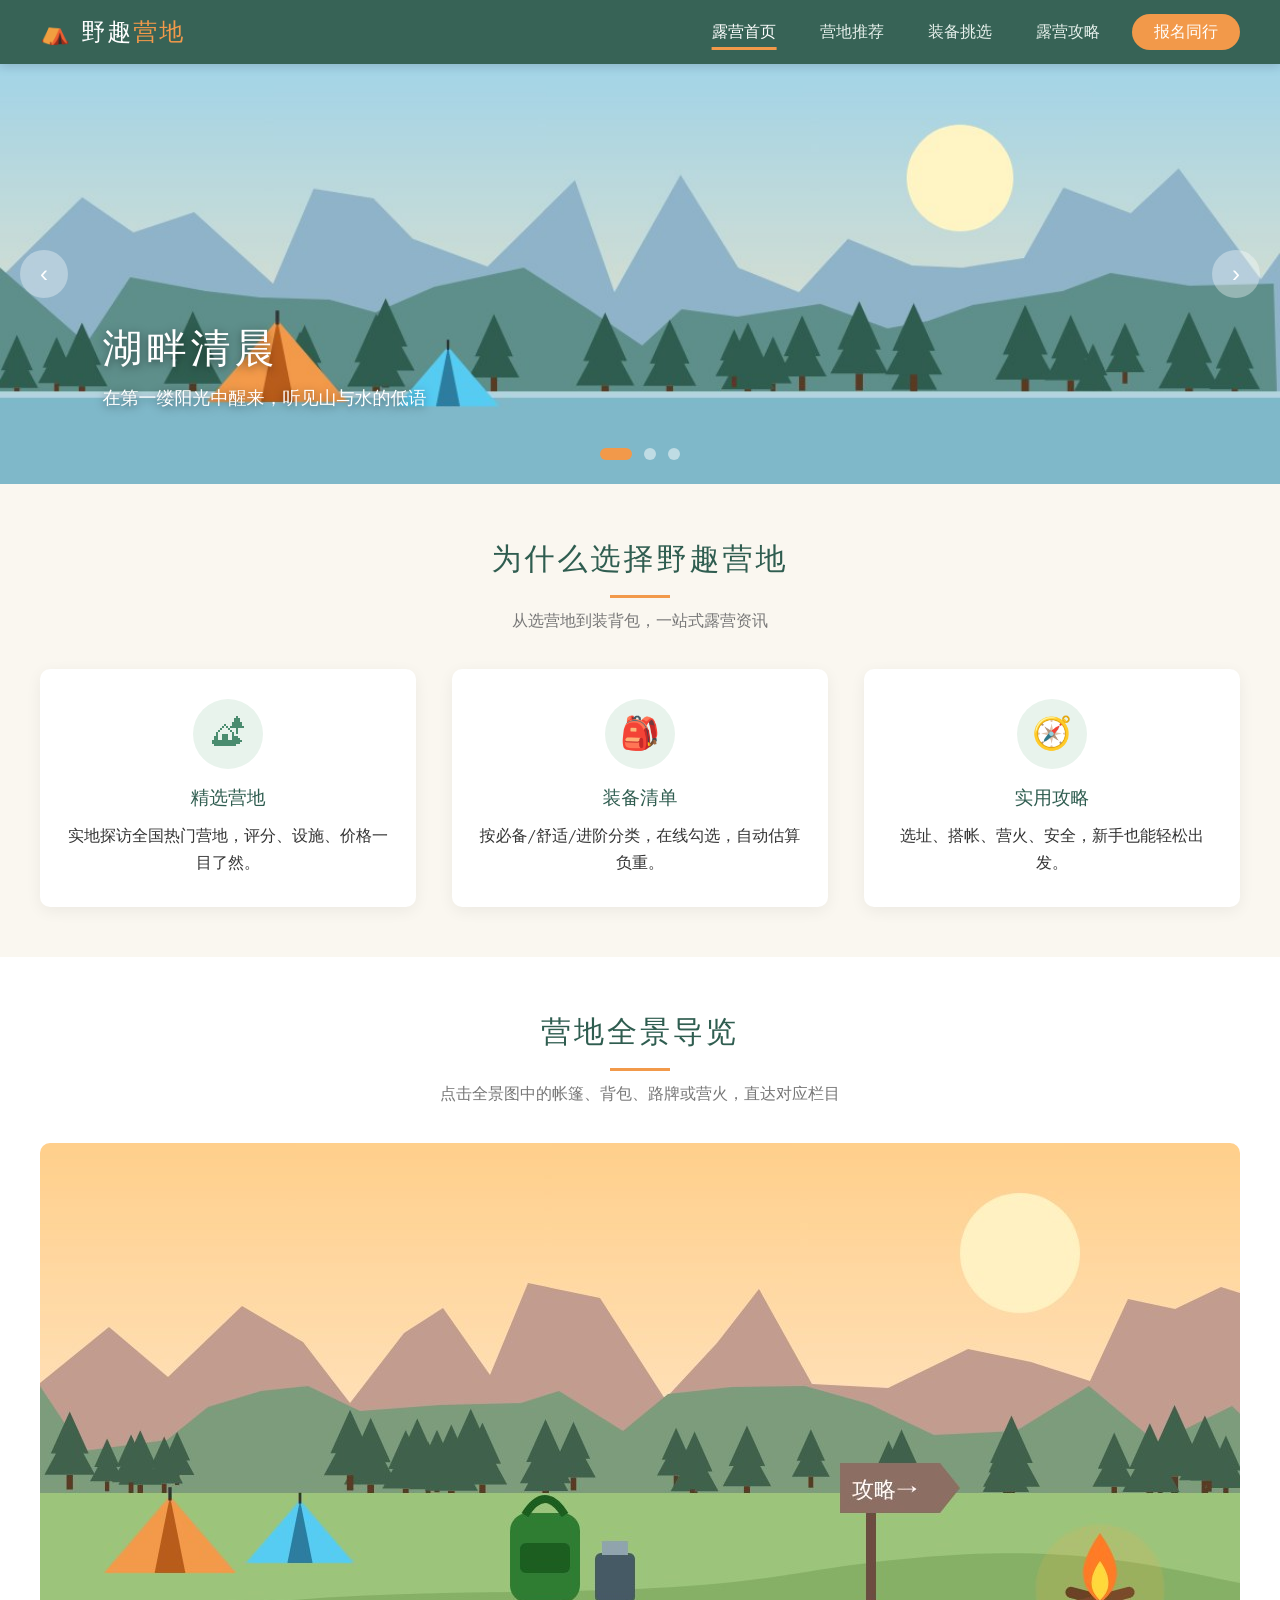
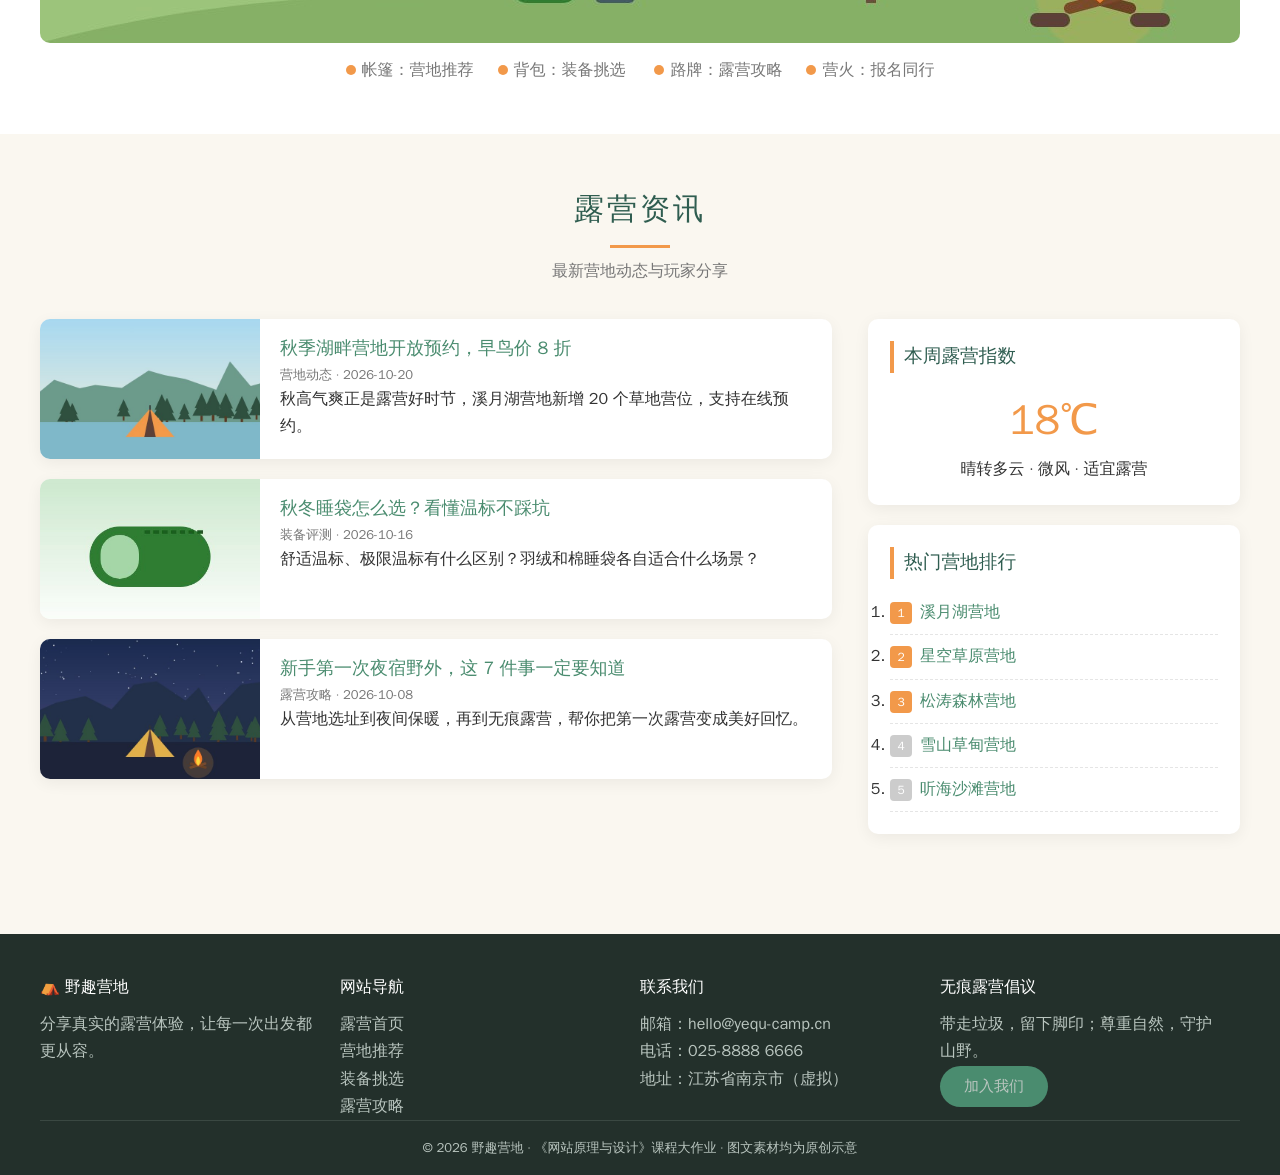
<file: 网站大作业/B23110508王烨/index.html>
<!DOCTYPE html>
<html lang="zh-CN">
<head>
  <meta charset="UTF-8">
  <meta name="viewport" content="width=device-width, initial-scale=1.0">
  <meta name="description" content="野趣营地：户外露营资讯分享网站">
  <title>露营首页 - 野趣营地</title>
  <link rel="stylesheet" href="css/style.css">
</head>
<body>
  <!-- 顶部固定导航栏 -->
  <header class="header">
    <div class="container clearfix">
      <a class="logo" href="index.html">⛺ 野趣<span>营地</span></a>
      <span class="menu-toggle">☰</span>
      <ul class="nav">
        <li><a href="index.html" class="active">露营首页</a></li>
        <li><a href="camps.html">营地推荐</a></li>
        <li><a href="gear.html">装备挑选</a></li>
        <li><a href="guide.html">露营攻略</a></li>
        <li class="btn-join"><a href="signup.html">报名同行</a></li>
      </ul>
    </div>
  </header>

  <!-- 图片轮播 -->
  <section class="slider">
    <div class="slides clearfix">
      <div class="slide">
        <img src="images/banner1.jpg" alt="清晨湖畔露营">
        <div class="caption"><h2>湖畔清晨</h2><p>在第一缕阳光中醒来，听见山与水的低语</p></div>
      </div>
      <div class="slide">
        <img src="images/banner2.jpg" alt="星空营火">
        <div class="caption"><h2>星空营火</h2><p>围炉夜话，把银河装进帐篷的天窗</p></div>
      </div>
      <div class="slide">
        <img src="images/banner3.jpg" alt="高山草甸">
        <div class="caption"><h2>高山草甸</h2><p>雪山脚下，一顶帐篷就是全世界</p></div>
      </div>
    </div>
    <button class="arrow prev" title="上一张">‹</button>
    <button class="arrow next" title="下一张">›</button>
    <div class="dots clearfix"></div>
  </section>

  <!-- 网站特色：三栏浮动 -->
  <section class="section">
    <div class="container">
      <div class="section-title"><h2>为什么选择野趣营地</h2><p>从选营地到装背包，一站式露营资讯</p></div>
      <div class="features clearfix">
        <div class="item card"><div class="icon">🏕</div><h3>精选营地</h3><p>实地探访全国热门营地，评分、设施、价格一目了然。</p></div>
        <div class="item card"><div class="icon">🎒</div><h3>装备清单</h3><p>按必备/舒适/进阶分类，在线勾选，自动估算负重。</p></div>
        <div class="item card"><div class="icon">🧭</div><h3>实用攻略</h3><p>选址、搭帐、营火、安全，新手也能轻松出发。</p></div>
      </div>
    </div>
  </section>

  <!-- 全景图 + map 热点 -->
  <section class="section" style="background:#fff">
    <div class="container">
      <div class="section-title"><h2>营地全景导览</h2><p>点击全景图中的帐篷、背包、路牌或营火，直达对应栏目</p></div>
      <div class="panorama">
        <img src="images/panorama.jpg" alt="露营全景图" usemap="#campMap" width="1200" height="500">
        <map name="campMap" id="campMap">
          <area shape="rect" coords="60,340,320,435" href="camps.html" alt="营地推荐" data-tip="🏕 帐篷区 → 营地推荐">
          <area shape="rect" coords="465,345,600,465" href="gear.html" alt="装备挑选" data-tip="🎒 背包 → 装备挑选">
          <area shape="poly" coords="800,320,900,320,920,345,900,370,836,370,836,460,824,460,824,370,800,370" href="guide.html" alt="露营攻略" data-tip="🧭 路牌 → 露营攻略">
          <area shape="circle" coords="1060,430,62" href="signup.html" alt="报名同行" data-tip="🔥 营火 → 报名同行">
        </map>
        <div class="map-tip"></div>
      </div>
      <ul class="hot-legend">
        <li><i></i>帐篷：营地推荐</li><li><i></i>背包：装备挑选</li>
        <li><i></i>路牌：露营攻略</li><li><i></i>营火：报名同行</li>
      </ul>
    </div>
  </section>

  <!-- 最新资讯：左右两栏浮动 -->
  <section class="section">
    <div class="container clearfix">
      <div class="section-title"><h2>露营资讯</h2><p>最新营地动态与玩家分享</p></div>
      <div class="news-main">
        <div class="news-item card clearfix">
          <img src="images/camp1.jpg" alt="湖畔营地">
          <div class="info">
            <h3><a href="camps.html">秋季湖畔营地开放预约，早鸟价 8 折</a></h3>
            <p class="meta">营地动态 · 2026-10-20</p>
            <p>秋高气爽正是露营好时节，溪月湖营地新增 20 个草地营位，支持在线预约。</p>
          </div>
        </div>
        <div class="news-item card clearfix">
          <img src="images/gear2.jpg" alt="睡袋">
          <div class="info">
            <h3><a href="gear.html">秋冬睡袋怎么选？看懂温标不踩坑</a></h3>
            <p class="meta">装备评测 · 2026-10-16</p>
            <p>舒适温标、极限温标有什么区别？羽绒和棉睡袋各自适合什么场景？</p>
          </div>
        </div>
        <div class="news-item card clearfix">
          <img src="images/camp2.jpg" alt="星空营地">
          <div class="info">
            <h3><a href="guide.html">新手第一次夜宿野外，这 7 件事一定要知道</a></h3>
            <p class="meta">露营攻略 · 2026-10-08</p>
            <p>从营地选址到夜间保暖，再到无痕露营，帮你把第一次露营变成美好回忆。</p>
          </div>
        </div>
      </div>
      <aside class="news-side">
        <div class="side-box card weather">
          <h3 style="text-align:left">本周露营指数</h3>
          <p class="temp">18℃</p>
          <p>晴转多云 · 微风 · 适宜露营</p>
        </div>
        <div class="side-box card">
          <h3>热门营地排行</h3>
          <ol class="rank">
            <li><span>1</span><a href="camps.html">溪月湖营地</a></li>
            <li><span>2</span><a href="camps.html">星空草原营地</a></li>
            <li><span>3</span><a href="camps.html">松涛森林营地</a></li>
            <li><span>4</span><a href="camps.html">雪山草甸营地</a></li>
            <li><span>5</span><a href="camps.html">听海沙滩营地</a></li>
          </ol>
        </div>
      </aside>
    </div>
  </section>

  <!-- 页脚 -->
  <footer class="footer">
    <div class="container clearfix">
      <div class="col">
        <h4>⛺ 野趣营地</h4>
        <p>分享真实的露营体验，让每一次出发都更从容。</p>
      </div>
      <div class="col">
        <h4>网站导航</h4>
        <ul>
          <li><a href="index.html">露营首页</a></li>
          <li><a href="camps.html">营地推荐</a></li>
          <li><a href="gear.html">装备挑选</a></li>
          <li><a href="guide.html">露营攻略</a></li>
        </ul>
      </div>
      <div class="col">
        <h4>联系我们</h4>
        <ul>
          <li>邮箱：hello@yequ-camp.cn</li>
          <li>电话：025-8888 6666</li>
          <li>地址：江苏省南京市（虚拟）</li>
        </ul>
      </div>
      <div class="col">
        <h4>无痕露营倡议</h4>
        <p>带走垃圾，留下脚印；尊重自然，守护山野。</p>
        <p><a class="btn" href="signup.html">加入我们</a></p>
      </div>
      <p class="copy">© 2026 野趣营地 · 《网站原理与设计》课程大作业 · 图文素材均为原创示意</p>
    </div>
  </footer>
  <button class="back-top" title="回到顶部">↑</button>
  <script src="js/main.js"></script>
</body>
</html>
</file>
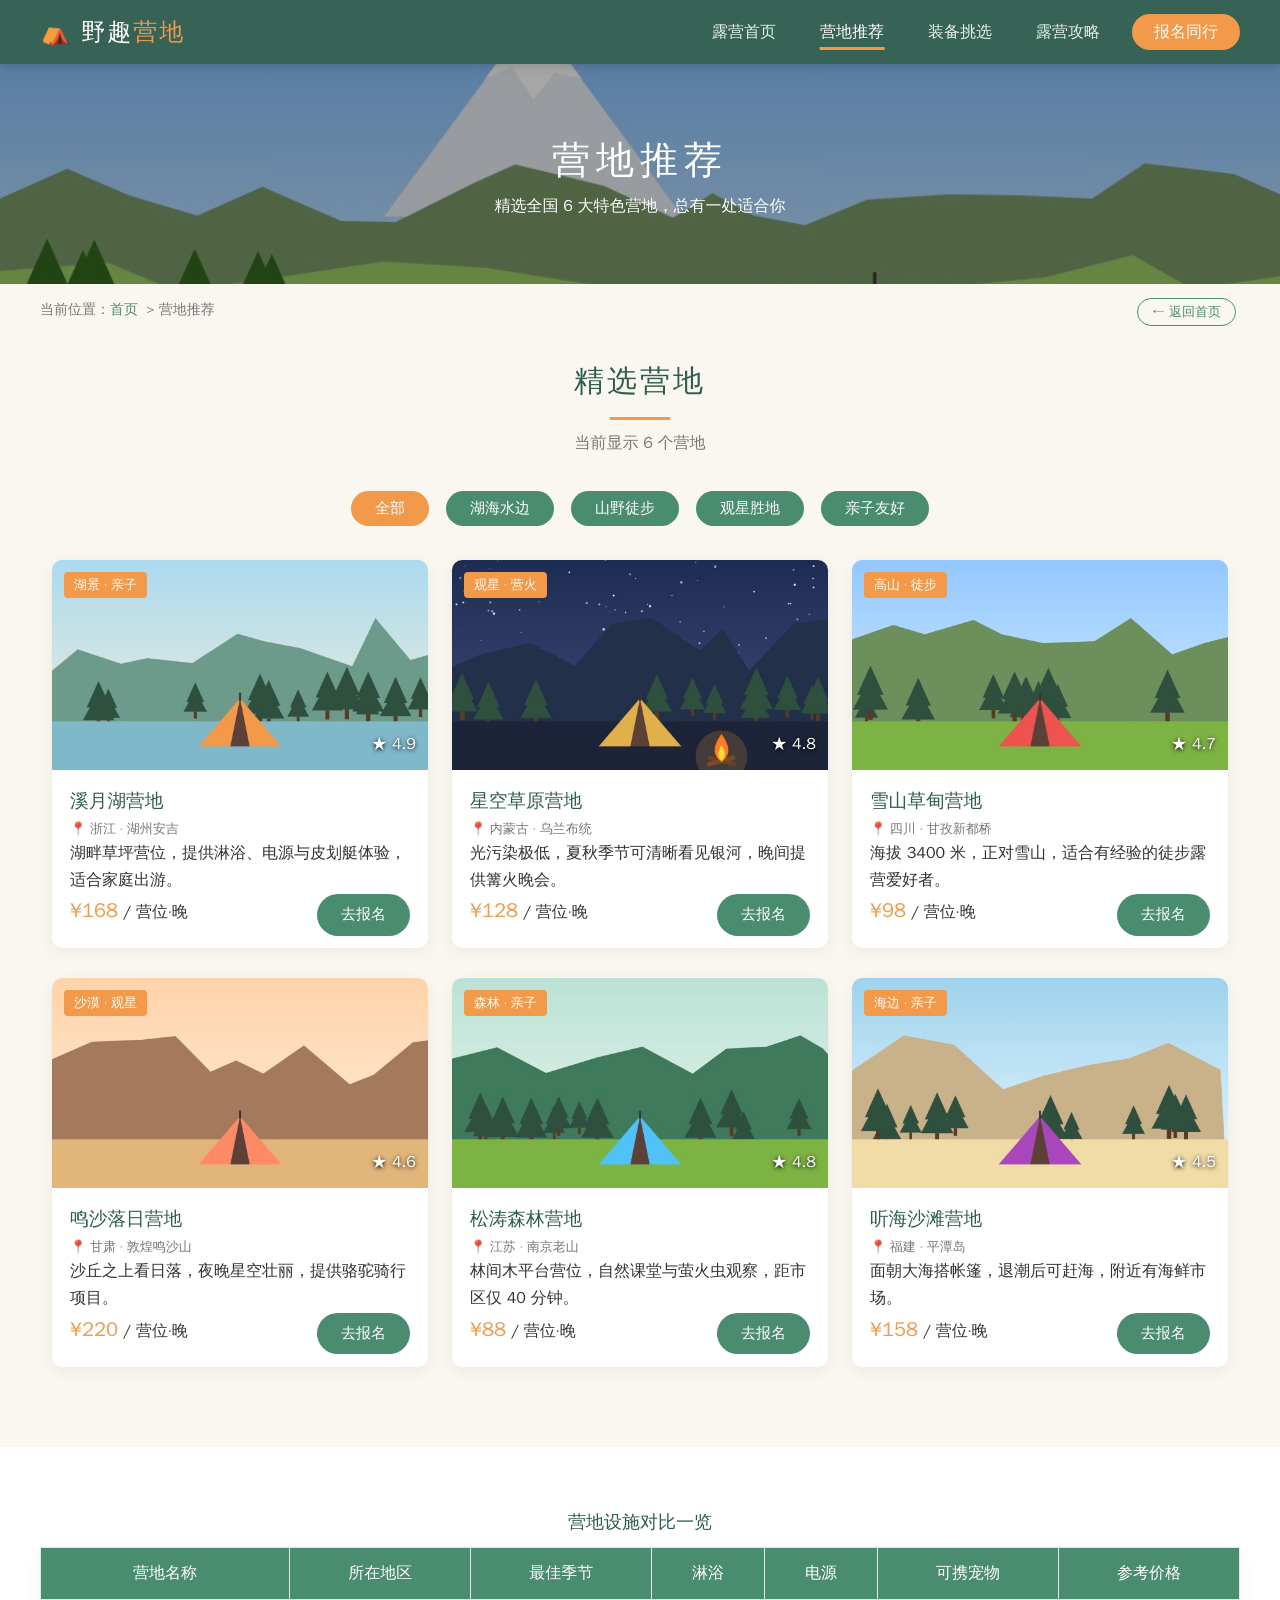
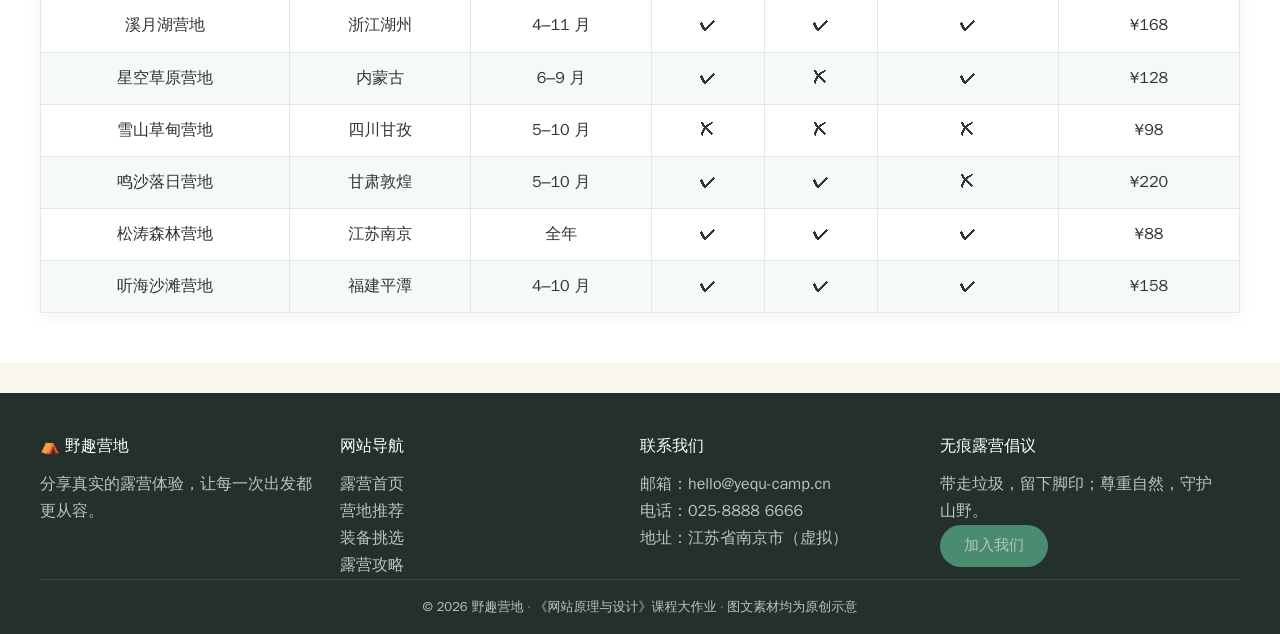
<file: 网站大作业/B23110508王烨/camps.html>
<!DOCTYPE html>
<html lang="zh-CN">
<head>
  <meta charset="UTF-8">
  <meta name="viewport" content="width=device-width, initial-scale=1.0">
  <meta name="description" content="精选全国特色露营地推荐">
  <title>营地推荐 - 野趣营地</title>
  <link rel="stylesheet" href="css/style.css">
</head>
<body>
  <!-- 顶部固定导航栏 -->
  <header class="header">
    <div class="container clearfix">
      <a class="logo" href="index.html">⛺ 野趣<span>营地</span></a>
      <span class="menu-toggle">☰</span>
      <ul class="nav">
        <li><a href="index.html">露营首页</a></li>
        <li><a href="camps.html" class="active">营地推荐</a></li>
        <li><a href="gear.html">装备挑选</a></li>
        <li><a href="guide.html">露营攻略</a></li>
        <li class="btn-join"><a href="signup.html">报名同行</a></li>
      </ul>
    </div>
  </header>

  <!-- 页面横幅 -->
  <section class="page-banner" style="background-image:url(images/banner3.jpg)">
    <div class="text">
      <h1>营地推荐</h1>
      <p>精选全国 6 大特色营地，总有一处适合你</p>
    </div>
  </section>
  <div class="container breadcrumb">
    当前位置：<a href="index.html">首页</a> &gt; 营地推荐
    <a class="btn btn-outline" style="float:right;padding:2px 14px;font-size:13px" href="index.html">← 返回首页</a>
  </div>

  <section class="section" style="padding-top:20px">
    <div class="container">
      <div class="section-title"><h2>精选营地</h2><p>当前显示 <b id="campCount">6</b> 个营地</p></div>
      <div class="filter">
        <button class="btn on" data-type="all">全部</button>
        <button class="btn" data-type="lake">湖海水边</button>
        <button class="btn" data-type="mountain">山野徒步</button>
        <button class="btn" data-type="star">观星胜地</button>
        <button class="btn" data-type="family">亲子友好</button>
      </div>
      <div class="camp-list clearfix">
        <div class="camp card" data-type="lake family">
          <div class="pic"><img src="images/camp1.jpg" alt="溪月湖营地"><span class="tag">湖景 · 亲子</span><span class="score">★ 4.9</span></div>
          <div class="body">
            <h3>溪月湖营地</h3>
            <p class="addr">📍 浙江 · 湖州安吉</p>
            <p>湖畔草坪营位，提供淋浴、电源与皮划艇体验，适合家庭出游。</p>
            <p><span class="price">¥168</span> / 营位·晚 <a class="btn" style="float:right" href="signup.html">去报名</a></p>
          </div>
        </div>
        <div class="camp card" data-type="star">
          <div class="pic"><img src="images/camp2.jpg" alt="星空草原营地"><span class="tag">观星 · 营火</span><span class="score">★ 4.8</span></div>
          <div class="body">
            <h3>星空草原营地</h3>
            <p class="addr">📍 内蒙古 · 乌兰布统</p>
            <p>光污染极低，夏秋季节可清晰看见银河，晚间提供篝火晚会。</p>
            <p><span class="price">¥128</span> / 营位·晚 <a class="btn" style="float:right" href="signup.html">去报名</a></p>
          </div>
        </div>
        <div class="camp card" data-type="mountain">
          <div class="pic"><img src="images/camp3.jpg" alt="雪山草甸营地"><span class="tag">高山 · 徒步</span><span class="score">★ 4.7</span></div>
          <div class="body">
            <h3>雪山草甸营地</h3>
            <p class="addr">📍 四川 · 甘孜新都桥</p>
            <p>海拔 3400 米，正对雪山，适合有经验的徒步露营爱好者。</p>
            <p><span class="price">¥98</span> / 营位·晚 <a class="btn" style="float:right" href="signup.html">去报名</a></p>
          </div>
        </div>
        <div class="camp card" data-type="star">
          <div class="pic"><img src="images/camp4.jpg" alt="鸣沙落日营地"><span class="tag">沙漠 · 观星</span><span class="score">★ 4.6</span></div>
          <div class="body">
            <h3>鸣沙落日营地</h3>
            <p class="addr">📍 甘肃 · 敦煌鸣沙山</p>
            <p>沙丘之上看日落，夜晚星空壮丽，提供骆驼骑行项目。</p>
            <p><span class="price">¥220</span> / 营位·晚 <a class="btn" style="float:right" href="signup.html">去报名</a></p>
          </div>
        </div>
        <div class="camp card" data-type="family mountain">
          <div class="pic"><img src="images/camp5.jpg" alt="松涛森林营地"><span class="tag">森林 · 亲子</span><span class="score">★ 4.8</span></div>
          <div class="body">
            <h3>松涛森林营地</h3>
            <p class="addr">📍 江苏 · 南京老山</p>
            <p>林间木平台营位，自然课堂与萤火虫观察，距市区仅 40 分钟。</p>
            <p><span class="price">¥88</span> / 营位·晚 <a class="btn" style="float:right" href="signup.html">去报名</a></p>
          </div>
        </div>
        <div class="camp card" data-type="lake family">
          <div class="pic"><img src="images/camp6.jpg" alt="听海沙滩营地"><span class="tag">海边 · 亲子</span><span class="score">★ 4.5</span></div>
          <div class="body">
            <h3>听海沙滩营地</h3>
            <p class="addr">📍 福建 · 平潭岛</p>
            <p>面朝大海搭帐篷，退潮后可赶海，附近有海鲜市场。</p>
            <p><span class="price">¥158</span> / 营位·晚 <a class="btn" style="float:right" href="signup.html">去报名</a></p>
          </div>
        </div>
      </div>
    </div>
  </section>

  <section class="section" style="background:#fff">
    <div class="container">
      <table class="data">
        <caption>营地设施对比一览</caption>
        <thead>
          <tr><th>营地名称</th><th>所在地区</th><th>最佳季节</th><th>淋浴</th><th>电源</th><th>可携宠物</th><th>参考价格</th></tr>
        </thead>
        <tbody>
          <tr><td>溪月湖营地</td><td>浙江湖州</td><td>4–11 月</td><td>✔</td><td>✔</td><td>✔</td><td>¥168</td></tr>
          <tr><td>星空草原营地</td><td>内蒙古</td><td>6–9 月</td><td>✔</td><td>✘</td><td>✔</td><td>¥128</td></tr>
          <tr><td>雪山草甸营地</td><td>四川甘孜</td><td>5–10 月</td><td>✘</td><td>✘</td><td>✘</td><td>¥98</td></tr>
          <tr><td>鸣沙落日营地</td><td>甘肃敦煌</td><td>5–10 月</td><td>✔</td><td>✔</td><td>✘</td><td>¥220</td></tr>
          <tr><td>松涛森林营地</td><td>江苏南京</td><td>全年</td><td>✔</td><td>✔</td><td>✔</td><td>¥88</td></tr>
          <tr><td>听海沙滩营地</td><td>福建平潭</td><td>4–10 月</td><td>✔</td><td>✔</td><td>✔</td><td>¥158</td></tr>
        </tbody>
      </table>
    </div>
  </section>

  <!-- 页脚 -->
  <footer class="footer">
    <div class="container clearfix">
      <div class="col">
        <h4>⛺ 野趣营地</h4>
        <p>分享真实的露营体验，让每一次出发都更从容。</p>
      </div>
      <div class="col">
        <h4>网站导航</h4>
        <ul>
          <li><a href="index.html">露营首页</a></li>
          <li><a href="camps.html">营地推荐</a></li>
          <li><a href="gear.html">装备挑选</a></li>
          <li><a href="guide.html">露营攻略</a></li>
        </ul>
      </div>
      <div class="col">
        <h4>联系我们</h4>
        <ul>
          <li>邮箱：hello@yequ-camp.cn</li>
          <li>电话：025-8888 6666</li>
          <li>地址：江苏省南京市（虚拟）</li>
        </ul>
      </div>
      <div class="col">
        <h4>无痕露营倡议</h4>
        <p>带走垃圾，留下脚印；尊重自然，守护山野。</p>
        <p><a class="btn" href="signup.html">加入我们</a></p>
      </div>
      <p class="copy">© 2026 野趣营地 · 《网站原理与设计》课程大作业 · 图文素材均为原创示意</p>
    </div>
  </footer>
  <button class="back-top" title="回到顶部">↑</button>
  <script src="js/main.js"></script>
</body>
</html>
</file>
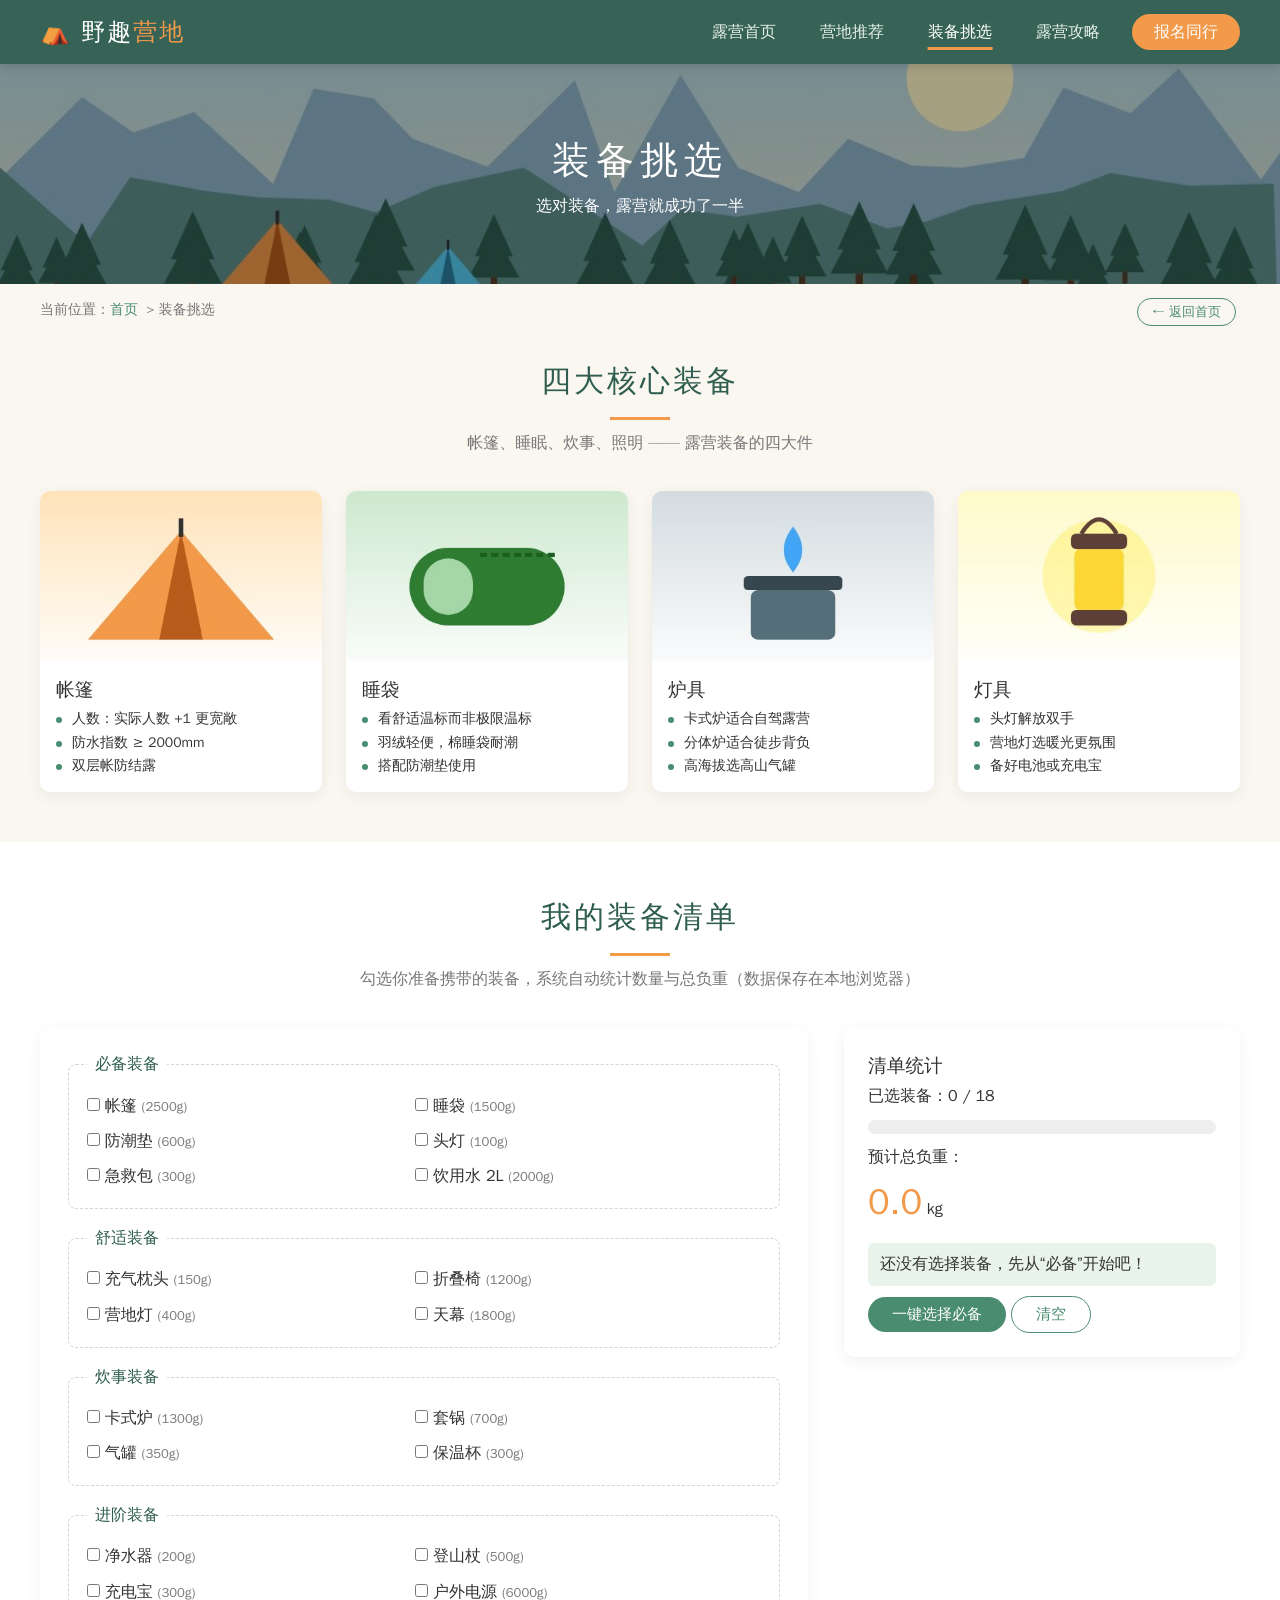
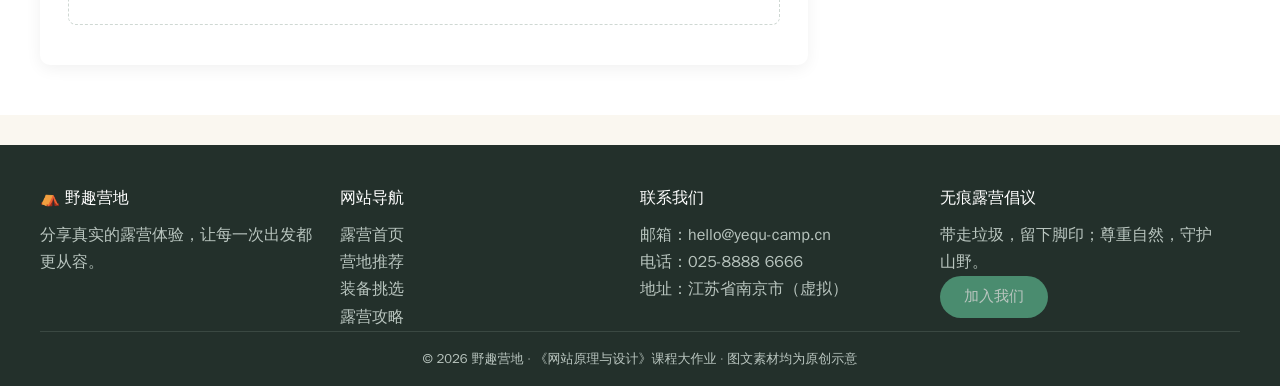
<file: 网站大作业/B23110508王烨/gear.html>
<!DOCTYPE html>
<html lang="zh-CN">
<head>
  <meta charset="UTF-8">
  <meta name="viewport" content="width=device-width, initial-scale=1.0">
  <meta name="description" content="露营装备挑选指南与在线清单">
  <title>装备挑选 - 野趣营地</title>
  <link rel="stylesheet" href="css/style.css">
</head>
<body>
  <!-- 顶部固定导航栏 -->
  <header class="header">
    <div class="container clearfix">
      <a class="logo" href="index.html">⛺ 野趣<span>营地</span></a>
      <span class="menu-toggle">☰</span>
      <ul class="nav">
        <li><a href="index.html">露营首页</a></li>
        <li><a href="camps.html">营地推荐</a></li>
        <li><a href="gear.html" class="active">装备挑选</a></li>
        <li><a href="guide.html">露营攻略</a></li>
        <li class="btn-join"><a href="signup.html">报名同行</a></li>
      </ul>
    </div>
  </header>

  <!-- 页面横幅 -->
  <section class="page-banner" style="background-image:url(images/banner1.jpg)">
    <div class="text">
      <h1>装备挑选</h1>
      <p>选对装备，露营就成功了一半</p>
    </div>
  </section>
  <div class="container breadcrumb">
    当前位置：<a href="index.html">首页</a> &gt; 装备挑选
    <a class="btn btn-outline" style="float:right;padding:2px 14px;font-size:13px" href="index.html">← 返回首页</a>
  </div>

  <section class="section" style="padding-top:20px">
    <div class="container">
      <div class="section-title"><h2>四大核心装备</h2><p>帐篷、睡眠、炊事、照明 —— 露营装备的四大件</p></div>
      <div class="gear-grid clearfix">
        <div class="g card"><img src="images/gear1.jpg" alt="帐篷"><div class="body"><h3>帐篷</h3>
          <ul><li>人数：实际人数 +1 更宽敞</li><li>防水指数 ≥ 2000mm</li><li>双层帐防结露</li></ul></div></div>
        <div class="g card"><img src="images/gear2.jpg" alt="睡袋"><div class="body"><h3>睡袋</h3>
          <ul><li>看舒适温标而非极限温标</li><li>羽绒轻便，棉睡袋耐潮</li><li>搭配防潮垫使用</li></ul></div></div>
        <div class="g card"><img src="images/gear3.jpg" alt="炉具"><div class="body"><h3>炉具</h3>
          <ul><li>卡式炉适合自驾露营</li><li>分体炉适合徒步背负</li><li>高海拔选高山气罐</li></ul></div></div>
        <div class="g card"><img src="images/gear4.jpg" alt="灯具"><div class="body"><h3>灯具</h3>
          <ul><li>头灯解放双手</li><li>营地灯选暖光更氛围</li><li>备好电池或充电宝</li></ul></div></div>
      </div>
    </div>
  </section>

  <section class="section" style="background:#fff">
    <div class="container clearfix">
      <div class="section-title"><h2>我的装备清单</h2><p>勾选你准备携带的装备，系统自动统计数量与总负重（数据保存在本地浏览器）</p></div>
      <form class="checklist card" onsubmit="return false">
        <fieldset>
          <legend>必备装备</legend>
          <label><input type="checkbox" value="帐篷" data-weight="2500" data-must="1"> 帐篷 <em>(2500g)</em></label>
          <label><input type="checkbox" value="睡袋" data-weight="1500" data-must="1"> 睡袋 <em>(1500g)</em></label>
          <label><input type="checkbox" value="防潮垫" data-weight="600" data-must="1"> 防潮垫 <em>(600g)</em></label>
          <label><input type="checkbox" value="头灯" data-weight="100" data-must="1"> 头灯 <em>(100g)</em></label>
          <label><input type="checkbox" value="急救包" data-weight="300" data-must="1"> 急救包 <em>(300g)</em></label>
          <label><input type="checkbox" value="饮用水 2L" data-weight="2000" data-must="1"> 饮用水 2L <em>(2000g)</em></label>
        </fieldset>
        <fieldset>
          <legend>舒适装备</legend>
          <label><input type="checkbox" value="充气枕头" data-weight="150" data-must="0"> 充气枕头 <em>(150g)</em></label>
          <label><input type="checkbox" value="折叠椅" data-weight="1200" data-must="0"> 折叠椅 <em>(1200g)</em></label>
          <label><input type="checkbox" value="营地灯" data-weight="400" data-must="0"> 营地灯 <em>(400g)</em></label>
          <label><input type="checkbox" value="天幕" data-weight="1800" data-must="0"> 天幕 <em>(1800g)</em></label>
        </fieldset>
        <fieldset>
          <legend>炊事装备</legend>
          <label><input type="checkbox" value="卡式炉" data-weight="1300" data-must="0"> 卡式炉 <em>(1300g)</em></label>
          <label><input type="checkbox" value="套锅" data-weight="700" data-must="0"> 套锅 <em>(700g)</em></label>
          <label><input type="checkbox" value="气罐" data-weight="350" data-must="0"> 气罐 <em>(350g)</em></label>
          <label><input type="checkbox" value="保温杯" data-weight="300" data-must="0"> 保温杯 <em>(300g)</em></label>
        </fieldset>
        <fieldset>
          <legend>进阶装备</legend>
          <label><input type="checkbox" value="净水器" data-weight="200" data-must="0"> 净水器 <em>(200g)</em></label>
          <label><input type="checkbox" value="登山杖" data-weight="500" data-must="0"> 登山杖 <em>(500g)</em></label>
          <label><input type="checkbox" value="充电宝" data-weight="300" data-must="0"> 充电宝 <em>(300g)</em></label>
          <label><input type="checkbox" value="户外电源" data-weight="6000" data-must="0"> 户外电源 <em>(6000g)</em></label>
        </fieldset>
      </form>
      <aside class="summary card">
        <h3>清单统计</h3>
        <p>已选装备：<b id="gearCount">0</b></p>
        <div class="progress"><div id="gearBar"></div></div>
        <p>预计总负重：</p>
        <p><span class="num" id="gearWeight">0.0</span> kg</p>
        <p class="level" id="gearLevel"></p>
        <button class="btn" id="gearBasic" type="button">一键选择必备</button>
        <button class="btn btn-outline" id="gearReset" type="button">清空</button>
      </aside>
    </div>
  </section>

  <!-- 页脚 -->
  <footer class="footer">
    <div class="container clearfix">
      <div class="col">
        <h4>⛺ 野趣营地</h4>
        <p>分享真实的露营体验，让每一次出发都更从容。</p>
      </div>
      <div class="col">
        <h4>网站导航</h4>
        <ul>
          <li><a href="index.html">露营首页</a></li>
          <li><a href="camps.html">营地推荐</a></li>
          <li><a href="gear.html">装备挑选</a></li>
          <li><a href="guide.html">露营攻略</a></li>
        </ul>
      </div>
      <div class="col">
        <h4>联系我们</h4>
        <ul>
          <li>邮箱：hello@yequ-camp.cn</li>
          <li>电话：025-8888 6666</li>
          <li>地址：江苏省南京市（虚拟）</li>
        </ul>
      </div>
      <div class="col">
        <h4>无痕露营倡议</h4>
        <p>带走垃圾，留下脚印；尊重自然，守护山野。</p>
        <p><a class="btn" href="signup.html">加入我们</a></p>
      </div>
      <p class="copy">© 2026 野趣营地 · 《网站原理与设计》课程大作业 · 图文素材均为原创示意</p>
    </div>
  </footer>
  <button class="back-top" title="回到顶部">↑</button>
  <script src="js/main.js"></script>
</body>
</html>
</file>
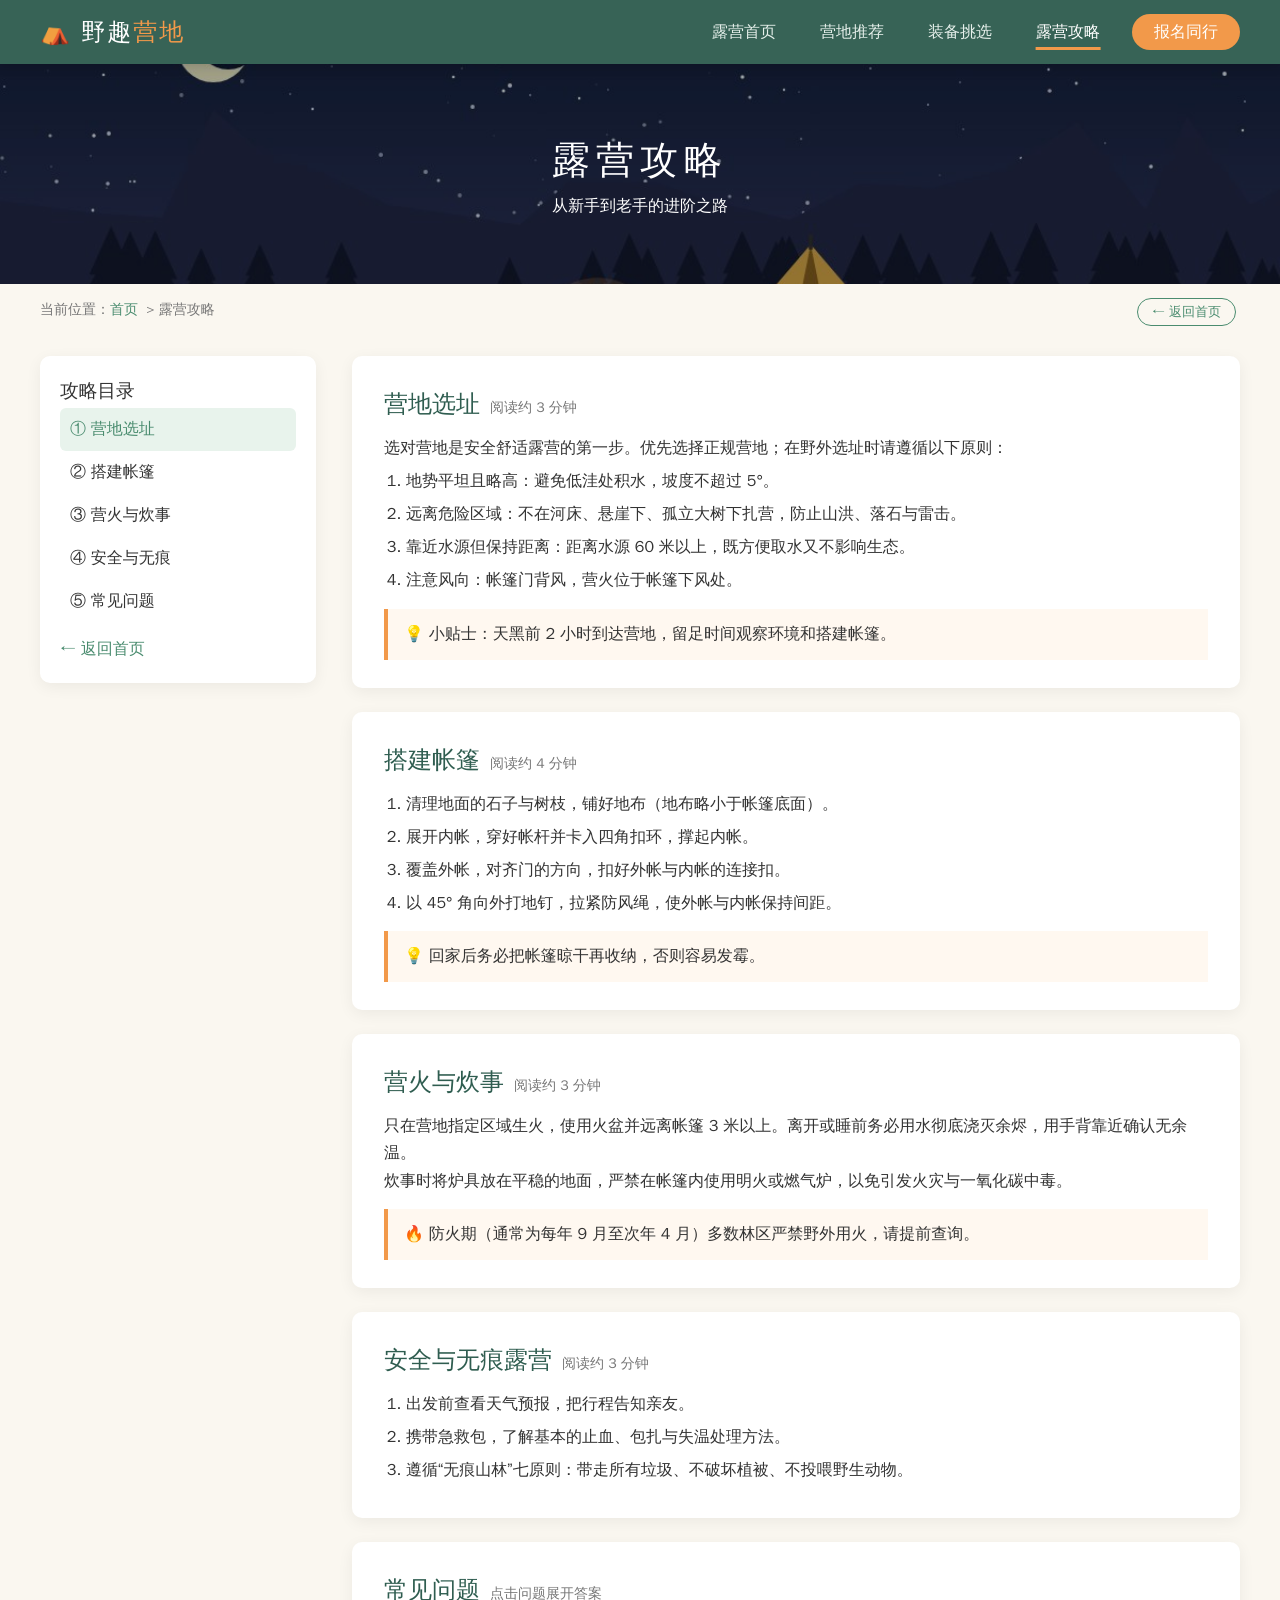
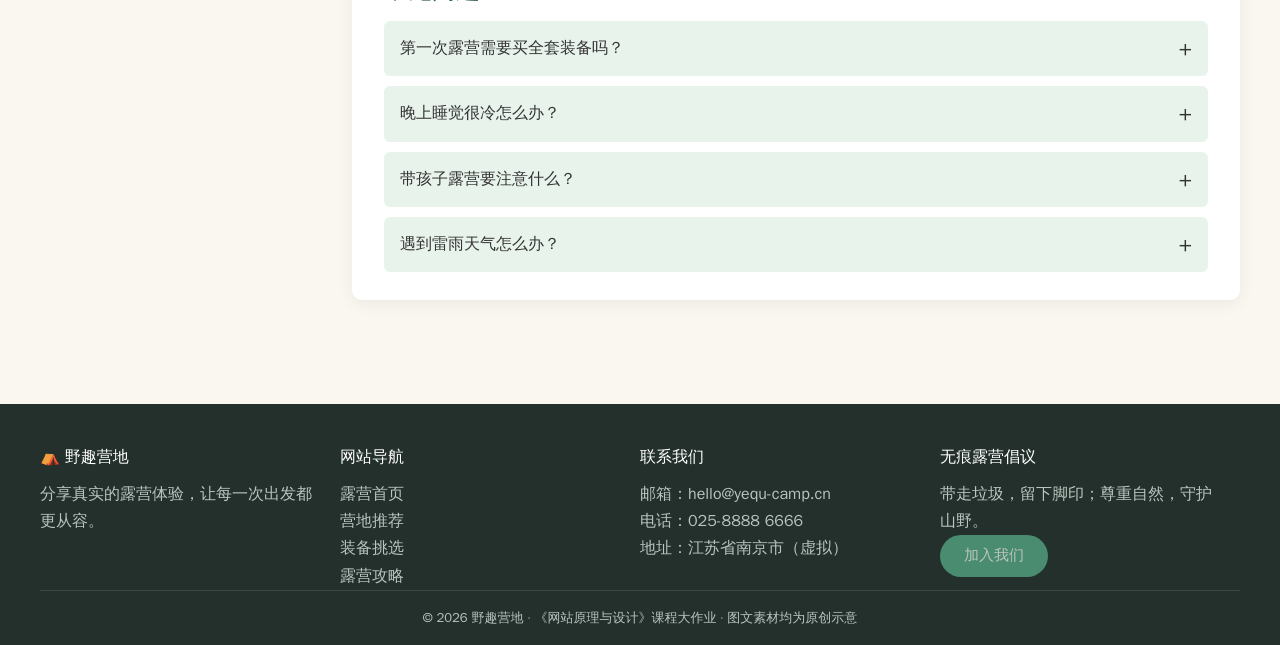
<file: 网站大作业/B23110508王烨/guide.html>
<!DOCTYPE html>
<html lang="zh-CN">
<head>
  <meta charset="UTF-8">
  <meta name="viewport" content="width=device-width, initial-scale=1.0">
  <meta name="description" content="露营新手攻略：选址、搭帐篷、营火与安全">
  <title>露营攻略 - 野趣营地</title>
  <link rel="stylesheet" href="css/style.css">
</head>
<body>
  <!-- 顶部固定导航栏 -->
  <header class="header">
    <div class="container clearfix">
      <a class="logo" href="index.html">⛺ 野趣<span>营地</span></a>
      <span class="menu-toggle">☰</span>
      <ul class="nav">
        <li><a href="index.html">露营首页</a></li>
        <li><a href="camps.html">营地推荐</a></li>
        <li><a href="gear.html">装备挑选</a></li>
        <li><a href="guide.html" class="active">露营攻略</a></li>
        <li class="btn-join"><a href="signup.html">报名同行</a></li>
      </ul>
    </div>
  </header>

  <!-- 页面横幅 -->
  <section class="page-banner" style="background-image:url(images/banner2.jpg)">
    <div class="text">
      <h1>露营攻略</h1>
      <p>从新手到老手的进阶之路</p>
    </div>
  </section>
  <div class="container breadcrumb">
    当前位置：<a href="index.html">首页</a> &gt; 露营攻略
    <a class="btn btn-outline" style="float:right;padding:2px 14px;font-size:13px" href="index.html">← 返回首页</a>
  </div>

  <section class="section" style="padding-top:20px">
    <div class="container clearfix">
      <aside class="toc card">
        <h3>攻略目录</h3>
        <ul>
          <li><a href="#site" class="on">① 营地选址</a></li>
          <li><a href="#tent">② 搭建帐篷</a></li>
          <li><a href="#fire">③ 营火与炊事</a></li>
          <li><a href="#safe">④ 安全与无痕</a></li>
          <li><a href="#faq">⑤ 常见问题</a></li>
        </ul>
        <p style="margin-top:12px"><a href="index.html">← 返回首页</a></p>
      </aside>
      <div class="articles">
        <article class="article card" id="site">
          <h2>营地选址<small>阅读约 3 分钟</small></h2>
          <p>选对营地是安全舒适露营的第一步。优先选择正规营地；在野外选址时请遵循以下原则：</p>
          <ol>
            <li><b>地势平坦且略高</b>：避免低洼处积水，坡度不超过 5°。</li>
            <li><b>远离危险区域</b>：不在河床、悬崖下、孤立大树下扎营，防止山洪、落石与雷击。</li>
            <li><b>靠近水源但保持距离</b>：距离水源 60 米以上，既方便取水又不影响生态。</li>
            <li><b>注意风向</b>：帐篷门背风，营火位于帐篷下风处。</li>
          </ol>
          <p class="tip">💡 小贴士：天黑前 2 小时到达营地，留足时间观察环境和搭建帐篷。</p>
        </article>
        <article class="article card" id="tent">
          <h2>搭建帐篷<small>阅读约 4 分钟</small></h2>
          <ol>
            <li>清理地面的石子与树枝，铺好地布（地布略小于帐篷底面）。</li>
            <li>展开内帐，穿好帐杆并卡入四角扣环，撑起内帐。</li>
            <li>覆盖外帐，对齐门的方向，扣好外帐与内帐的连接扣。</li>
            <li>以 45° 角向外打地钉，拉紧防风绳，使外帐与内帐保持间距。</li>
          </ol>
          <p class="tip">💡 回家后务必把帐篷晾干再收纳，否则容易发霉。</p>
        </article>
        <article class="article card" id="fire">
          <h2>营火与炊事<small>阅读约 3 分钟</small></h2>
          <p>只在营地指定区域生火，使用火盆并远离帐篷 3 米以上。离开或睡前务必用水彻底浇灭余烬，用手背靠近确认无余温。</p>
          <p>炊事时将炉具放在平稳的地面，严禁在帐篷内使用明火或燃气炉，以免引发火灾与一氧化碳中毒。</p>
          <p class="tip">🔥 防火期（通常为每年 9 月至次年 4 月）多数林区严禁野外用火，请提前查询。</p>
        </article>
        <article class="article card" id="safe">
          <h2>安全与无痕露营<small>阅读约 3 分钟</small></h2>
          <ol>
            <li>出发前查看天气预报，把行程告知亲友。</li>
            <li>携带急救包，了解基本的止血、包扎与失温处理方法。</li>
            <li>遵循“无痕山林”七原则：带走所有垃圾、不破坏植被、不投喂野生动物。</li>
          </ol>
        </article>
        <article class="article card faq" id="faq">
          <h2>常见问题<small>点击问题展开答案</small></h2>
          <div class="q">第一次露营需要买全套装备吗？</div>
          <div class="a">不需要。建议先选择提供装备租赁的营地，体验后再根据需求逐步购买。</div>
          <div class="q">晚上睡觉很冷怎么办？</div>
          <div class="a">地面寒气是主要原因，使用 R 值较高的防潮垫；睡前适量进食热食，穿干爽的保暖衣物入睡。</div>
          <div class="q">带孩子露营要注意什么？</div>
          <div class="a">选择设施完善的亲子营地，准备驱蚊用品与孩子的备用衣物，营火和水边要有大人看护。</div>
          <div class="q">遇到雷雨天气怎么办？</div>
          <div class="a">远离孤立大树、山顶和金属物体，回到帐篷或车内，保持双脚并拢、身体蹲低。</div>
        </article>
      </div>
    </div>
  </section>

  <!-- 页脚 -->
  <footer class="footer">
    <div class="container clearfix">
      <div class="col">
        <h4>⛺ 野趣营地</h4>
        <p>分享真实的露营体验，让每一次出发都更从容。</p>
      </div>
      <div class="col">
        <h4>网站导航</h4>
        <ul>
          <li><a href="index.html">露营首页</a></li>
          <li><a href="camps.html">营地推荐</a></li>
          <li><a href="gear.html">装备挑选</a></li>
          <li><a href="guide.html">露营攻略</a></li>
        </ul>
      </div>
      <div class="col">
        <h4>联系我们</h4>
        <ul>
          <li>邮箱：hello@yequ-camp.cn</li>
          <li>电话：025-8888 6666</li>
          <li>地址：江苏省南京市（虚拟）</li>
        </ul>
      </div>
      <div class="col">
        <h4>无痕露营倡议</h4>
        <p>带走垃圾，留下脚印；尊重自然，守护山野。</p>
        <p><a class="btn" href="signup.html">加入我们</a></p>
      </div>
      <p class="copy">© 2026 野趣营地 · 《网站原理与设计》课程大作业 · 图文素材均为原创示意</p>
    </div>
  </footer>
  <button class="back-top" title="回到顶部">↑</button>
  <script src="js/main.js"></script>
</body>
</html>
</file>
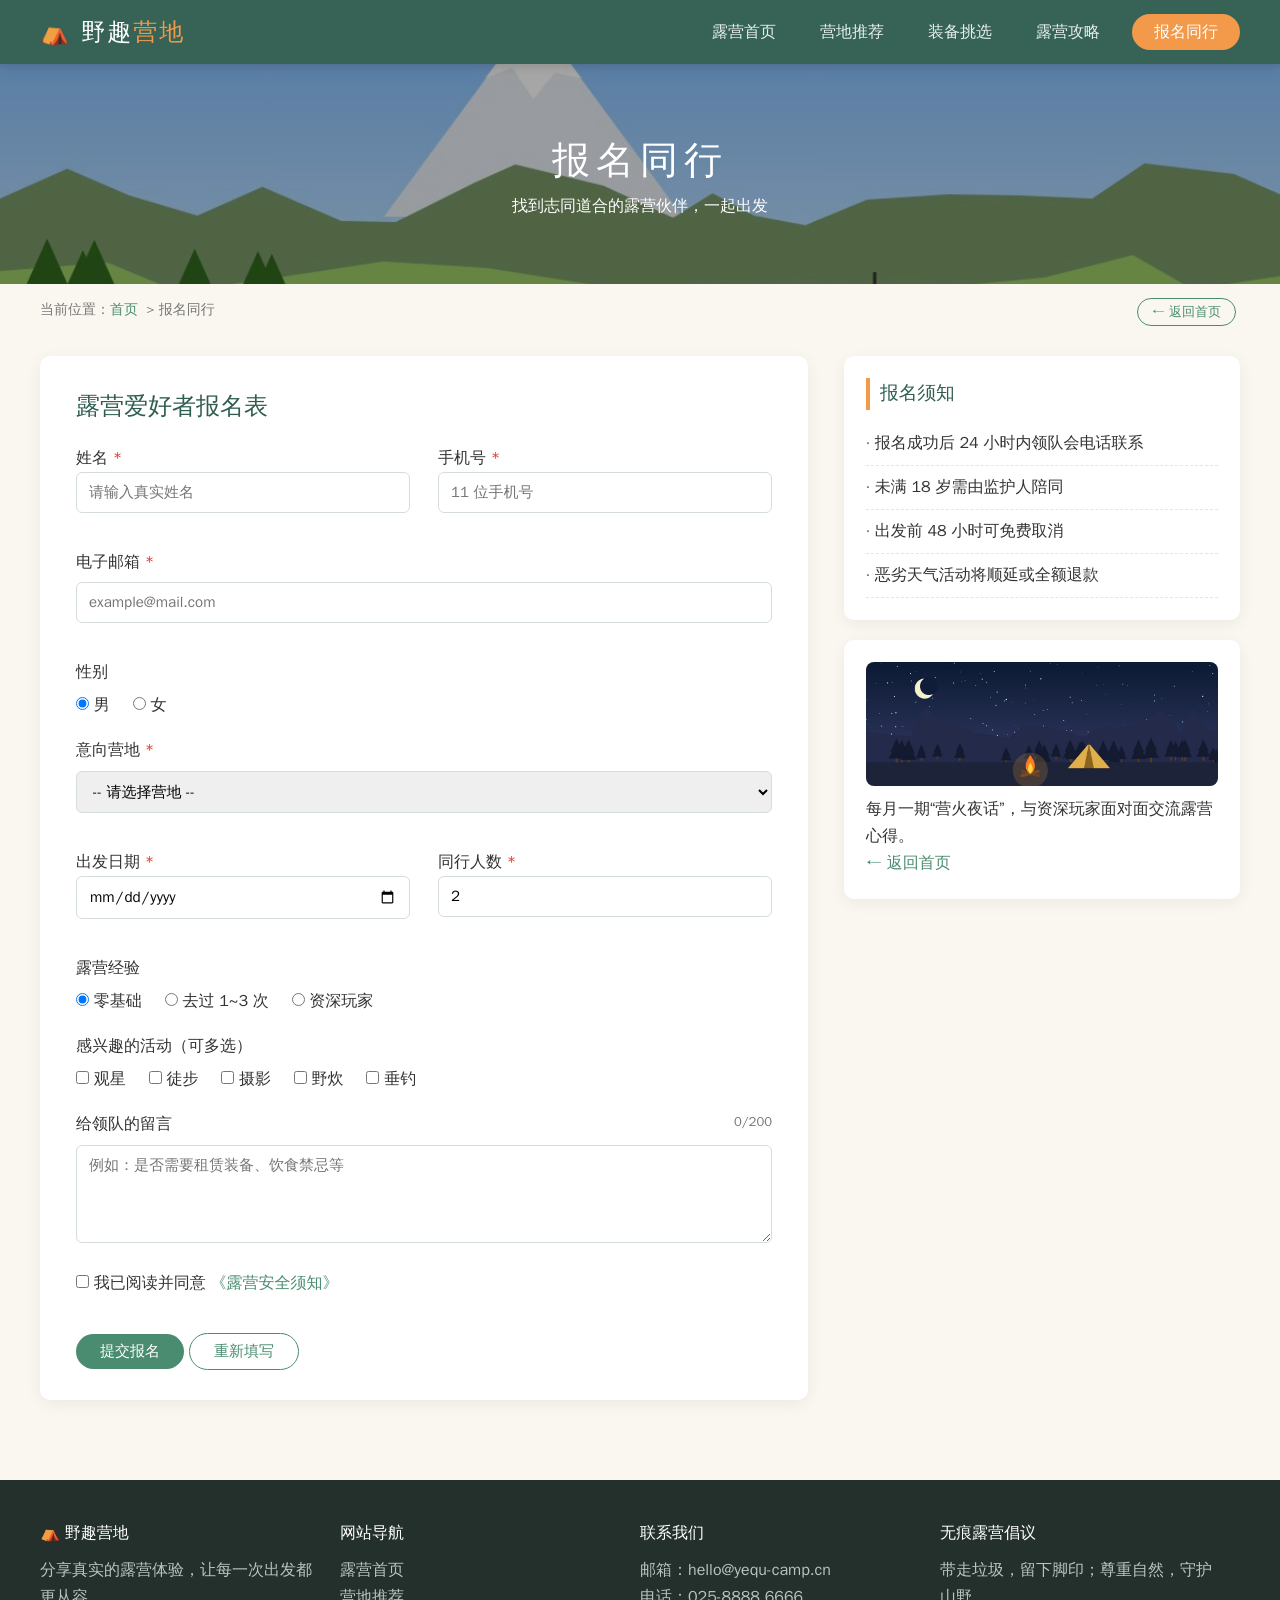
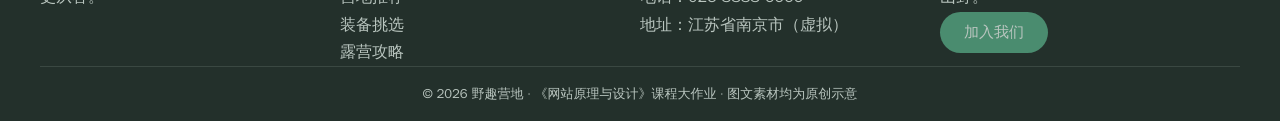
<file: 网站大作业/B23110508王烨/signup.html>
<!DOCTYPE html>
<html lang="zh-CN">
<head>
  <meta charset="UTF-8">
  <meta name="viewport" content="width=device-width, initial-scale=1.0">
  <meta name="description" content="露营爱好者在线报名">
  <title>报名同行 - 野趣营地</title>
  <link rel="stylesheet" href="css/style.css">
</head>
<body>
  <!-- 顶部固定导航栏 -->
  <header class="header">
    <div class="container clearfix">
      <a class="logo" href="index.html">⛺ 野趣<span>营地</span></a>
      <span class="menu-toggle">☰</span>
      <ul class="nav">
        <li><a href="index.html">露营首页</a></li>
        <li><a href="camps.html">营地推荐</a></li>
        <li><a href="gear.html">装备挑选</a></li>
        <li><a href="guide.html">露营攻略</a></li>
        <li class="btn-join"><a href="signup.html" class="active">报名同行</a></li>
      </ul>
    </div>
  </header>

  <!-- 页面横幅 -->
  <section class="page-banner" style="background-image:url(images/banner3.jpg)">
    <div class="text">
      <h1>报名同行</h1>
      <p>找到志同道合的露营伙伴，一起出发</p>
    </div>
  </section>
  <div class="container breadcrumb">
    当前位置：<a href="index.html">首页</a> &gt; 报名同行
    <a class="btn btn-outline" style="float:right;padding:2px 14px;font-size:13px" href="index.html">← 返回首页</a>
  </div>

  <section class="section" style="padding-top:20px">
    <div class="container clearfix">
      <form class="form-wrap card" id="signupForm" novalidate>
        <h2 style="color:var(--green-dark);margin-bottom:18px">露营爱好者报名表</h2>
        <div class="form-row clearfix">
          <div class="half"><label class="t" for="name">姓名 <b>*</b></label><input type="text" id="name" name="name" placeholder="请输入真实姓名"><span class="err"></span></div>
          <div class="half"><label class="t" for="phone">手机号 <b>*</b></label><input type="tel" id="phone" name="phone" maxlength="11" placeholder="11 位手机号"><span class="err"></span></div>
        </div>
        <div class="form-row">
          <label class="t" for="email">电子邮箱 <b>*</b></label>
          <input type="email" id="email" name="email" placeholder="example@mail.com">
          <span class="err"></span>
        </div>
        <div class="form-row">
          <label class="t">性别</label>
          <label class="opt"><input type="radio" name="gender" value="男" checked> 男</label>
          <label class="opt"><input type="radio" name="gender" value="女"> 女</label>
        </div>
        <div class="form-row">
          <label class="t" for="camp">意向营地 <b>*</b></label>
          <select id="camp" name="camp">
            <option value="">-- 请选择营地 --</option>
              <option value="1">溪月湖营地（浙江 · 湖州安吉）</option>
              <option value="2">星空草原营地（内蒙古 · 乌兰布统）</option>
              <option value="3">雪山草甸营地（四川 · 甘孜新都桥）</option>
              <option value="4">鸣沙落日营地（甘肃 · 敦煌鸣沙山）</option>
              <option value="5">松涛森林营地（江苏 · 南京老山）</option>
              <option value="6">听海沙滩营地（福建 · 平潭岛）</option>
          </select>
          <span class="err"></span>
        </div>
        <div class="form-row clearfix">
          <div class="half"><label class="t" for="date">出发日期 <b>*</b></label><input type="date" id="date" name="date"><span class="err"></span></div>
          <div class="half"><label class="t" for="people">同行人数 <b>*</b></label><input type="number" id="people" name="people" min="1" max="10" value="2"><span class="err"></span></div>
        </div>
        <div class="form-row">
          <label class="t">露营经验</label>
          <label class="opt"><input type="radio" name="level" value="零基础" checked> 零基础</label>
          <label class="opt"><input type="radio" name="level" value="去过 1~3 次"> 去过 1~3 次</label>
          <label class="opt"><input type="radio" name="level" value="资深玩家"> 资深玩家</label>
        </div>
        <div class="form-row">
          <label class="t">感兴趣的活动（可多选）</label>
          <label class="opt"><input type="checkbox" name="like" value="观星"> 观星</label>
          <label class="opt"><input type="checkbox" name="like" value="徒步"> 徒步</label>
          <label class="opt"><input type="checkbox" name="like" value="摄影"> 摄影</label>
          <label class="opt"><input type="checkbox" name="like" value="野炊"> 野炊</label>
          <label class="opt"><input type="checkbox" name="like" value="垂钓"> 垂钓</label>
        </div>
        <div class="form-row">
          <label class="t" for="message">给领队的留言 <span class="count"><span id="msgCount">0</span>/200</span></label>
          <textarea id="message" name="message" rows="4" maxlength="200" placeholder="例如：是否需要租赁装备、饮食禁忌等"></textarea>
        </div>
        <div class="form-row">
          <label class="opt"><input type="checkbox" name="agree" id="agree"> 我已阅读并同意 <a href="guide.html#safe">《露营安全须知》</a></label>
          <span class="err"></span>
        </div>
        <button class="btn" type="submit">提交报名</button>
        <button class="btn btn-outline" type="reset">重新填写</button>
      </form>
      <aside class="form-side">
        <div class="side-box card">
          <h3>报名须知</h3>
          <ul class="rank">
            <li>· 报名成功后 24 小时内领队会电话联系</li>
            <li>· 未满 18 岁需由监护人陪同</li>
            <li>· 出发前 48 小时可免费取消</li>
            <li>· 恶劣天气活动将顺延或全额退款</li>
          </ul>
        </div>
        <div class="side-box card">
          <img src="images/banner2.jpg" alt="营火" style="border-radius:8px;margin-bottom:10px">
          <p>每月一期“营火夜话”，与资深玩家面对面交流露营心得。</p>
          <p><a href="index.html">← 返回首页</a></p>
        </div>
      </aside>
    </div>
  </section>

  <!-- 报名成功弹窗（固定定位遮罩 + 绝对定位居中） -->
  <div class="mask">
    <div class="modal">
      <h3>🎉 报名成功！</h3>
      <p>请核对以下报名信息：</p>
      <ul id="result"></ul>
      <button class="btn" id="closeModal" type="button">好的</button>
    </div>
  </div>

  <!-- 页脚 -->
  <footer class="footer">
    <div class="container clearfix">
      <div class="col">
        <h4>⛺ 野趣营地</h4>
        <p>分享真实的露营体验，让每一次出发都更从容。</p>
      </div>
      <div class="col">
        <h4>网站导航</h4>
        <ul>
          <li><a href="index.html">露营首页</a></li>
          <li><a href="camps.html">营地推荐</a></li>
          <li><a href="gear.html">装备挑选</a></li>
          <li><a href="guide.html">露营攻略</a></li>
        </ul>
      </div>
      <div class="col">
        <h4>联系我们</h4>
        <ul>
          <li>邮箱：hello@yequ-camp.cn</li>
          <li>电话：025-8888 6666</li>
          <li>地址：江苏省南京市（虚拟）</li>
        </ul>
      </div>
      <div class="col">
        <h4>无痕露营倡议</h4>
        <p>带走垃圾，留下脚印；尊重自然，守护山野。</p>
        <p><a class="btn" href="signup.html">加入我们</a></p>
      </div>
      <p class="copy">© 2026 野趣营地 · 《网站原理与设计》课程大作业 · 图文素材均为原创示意</p>
    </div>
  </footer>
  <button class="back-top" title="回到顶部">↑</button>
  <script src="js/main.js"></script>
</body>
</html>
</file>
<file: 网站大作业/B23110508王烨/css/style.css>
/* ================================================
   野趣营地 —— 户外露营资讯分享网站 公共样式表
   ================================================ */

/* ---------- 1. 基础重置与公共变量 ---------- */
* { margin: 0; padding: 0; box-sizing: border-box; }
:root {
  --green-dark: #2f5d50;
  --green: #4a8c6f;
  --green-light: #e8f3ec;
  --orange: #f2994a;
  --sand: #faf7f0;
  --text: #333;
  --muted: #777;
  --radius: 10px;
}
html { scroll-behavior: smooth; }
body {
  font-family: "Microsoft YaHei", "PingFang SC", "WenQuanYi Zen Hei", sans-serif;
  color: var(--text);
  background: var(--sand);
  line-height: 1.7;
  padding-top: 64px;               /* 为固定导航栏留出空间 */
}
a { color: var(--green); text-decoration: none; }
a:hover { color: var(--orange); }
ul { list-style: none; }
img { display: block; max-width: 100%; }
.container { width: 1200px; max-width: 94%; margin: 0 auto; }
.clearfix::after { content: ""; display: block; clear: both; }   /* 清除浮动 */

/* ---------- 2. 顶部固定导航栏（position: fixed） ---------- */
.header {
  position: fixed; top: 0; left: 0; right: 0;
  height: 64px; z-index: 1000;
  background: rgba(47, 93, 80, .96);
  box-shadow: 0 2px 10px rgba(0, 0, 0, .15);
}
.header .logo {
  float: left; line-height: 64px;
  font-size: 24px; font-weight: bold; color: #fff; letter-spacing: 2px;
}
.header .logo span { color: var(--orange); }
.nav { float: right; }
.nav li { float: left; }
.nav a {
  display: block; padding: 0 22px; line-height: 64px;
  color: #e6f0eb; font-size: 16px; position: relative;
}
.nav a::after {                    /* 导航下划线动画 */
  content: ""; position: absolute; left: 50%; bottom: 14px;
  width: 0; height: 3px; background: var(--orange);
  transition: all .3s; transform: translateX(-50%);
}
.nav a:hover, .nav a.active { color: #fff; }
.nav a:hover::after, .nav a.active::after { width: 60%; }
.nav .btn-join a { background: var(--orange); color: #fff; border-radius: 20px; line-height: 36px; margin-top: 14px; margin-left: 10px; }
.nav .btn-join a::after { display: none; }
.menu-toggle { display: none; float: right; color: #fff; font-size: 26px; line-height: 64px; cursor: pointer; }

/* ---------- 3. 面包屑 / 页面横幅 ---------- */
.page-banner {
  position: relative; height: 220px; overflow: hidden;
  background-size: cover; background-position: center;
}
.page-banner::before { content: ""; position: absolute; inset: 0; background: rgba(0, 0, 0, .35); }
.page-banner .text { position: absolute; left: 0; right: 0; top: 50%; transform: translateY(-50%); text-align: center; color: #fff; }
.page-banner h1 { font-size: 38px; letter-spacing: 6px; }
.breadcrumb { padding: 14px 0; font-size: 14px; color: var(--muted); }
.breadcrumb a { margin-right: 4px; }

/* ---------- 4. 首页：图片轮播 ---------- */
.slider { position: relative; height: 420px; overflow: hidden; background: #000; }
.slider .slides { width: 300%; height: 100%; transition: transform .8s ease; }
.slider .slide { float: left; width: 33.3333%; height: 100%; position: relative; }
.slider .slide img { width: 100%; height: 100%; object-fit: cover; }
.slider .caption {
  position: absolute; left: 8%; bottom: 70px; color: #fff;
  text-shadow: 0 2px 8px rgba(0, 0, 0, .5);
}
.slider .caption h2 { font-size: 40px; letter-spacing: 4px; }
.slider .caption p { font-size: 18px; }
.slider .arrow {
  position: absolute; top: 50%; margin-top: -24px; width: 48px; height: 48px;
  border: none; border-radius: 50%; cursor: pointer;
  background: rgba(255, 255, 255, .35); color: #fff; font-size: 24px;
  transition: background .3s;
}
.slider .arrow:hover { background: rgba(255, 255, 255, .7); color: var(--green-dark); }
.slider .prev { left: 20px; }
.slider .next { right: 20px; }
.slider .dots { position: absolute; bottom: 24px; left: 50%; transform: translateX(-50%); }
.slider .dots span {
  float: left; width: 12px; height: 12px; margin: 0 6px; border-radius: 6px;
  background: rgba(255, 255, 255, .5); cursor: pointer; transition: all .3s;
}
.slider .dots span.on { width: 32px; background: var(--orange); }

/* ---------- 5. 公共区块 ---------- */
.section { padding: 50px 0; }
.section-title { text-align: center; margin-bottom: 34px; }
.section-title h2 { font-size: 30px; color: var(--green-dark); letter-spacing: 3px; }
.section-title p { color: var(--muted); }
.section-title h2::after { content: ""; display: block; width: 60px; height: 3px; margin: 10px auto; background: var(--orange); }
.card {
  background: #fff; border-radius: var(--radius); overflow: hidden;
  box-shadow: 0 4px 16px rgba(0, 0, 0, .06); transition: transform .3s, box-shadow .3s;
}
.card:hover { transform: translateY(-6px); box-shadow: 0 10px 24px rgba(0, 0, 0, .12); }
.btn {
  display: inline-block; padding: 8px 24px; border-radius: 22px; border: none; cursor: pointer;
  background: var(--green); color: #fff; font-size: 15px; transition: background .3s;
}
.btn:hover { background: var(--orange); color: #fff; }
.btn-outline { background: transparent; border: 1px solid var(--green); color: var(--green); }

/* ---------- 6. 首页：特色（浮动三栏） ---------- */
.features .item { float: left; width: 31.33%; margin-right: 3%; padding: 30px 26px; text-align: center; }
.features .item:last-child { margin-right: 0; }
.features .icon {
  width: 70px; height: 70px; margin: 0 auto 14px; border-radius: 50%;
  background: var(--green-light); color: var(--green); font-size: 32px; line-height: 70px;
}
.features h3 { color: var(--green-dark); margin-bottom: 8px; }

/* ---------- 7. 首页：全景热点图 ---------- */
.panorama { position: relative; }
.panorama img { width: 100%; border-radius: var(--radius); }
.map-tip {
  position: absolute; display: none; padding: 4px 12px; border-radius: 6px;
  background: rgba(0, 0, 0, .75); color: #fff; font-size: 14px; pointer-events: none; white-space: nowrap;
}
.hot-legend { margin-top: 14px; text-align: center; color: var(--muted); }
.hot-legend li { display: inline-block; margin: 0 12px; }
.hot-legend i { display: inline-block; width: 10px; height: 10px; border-radius: 50%; background: var(--orange); margin-right: 6px; }

/* ---------- 8. 首页：资讯两栏（左浮动 + 右浮动） ---------- */
.news-main { float: left; width: 66%; }
.news-side { float: right; width: 31%; }
.news-item { margin-bottom: 20px; }
.news-item img { float: left; width: 220px; height: 140px; object-fit: cover; }
.news-item .info { margin-left: 240px; padding: 14px 18px 14px 0; }
.news-item h3 { font-size: 18px; }
.news-item .meta { font-size: 13px; color: var(--muted); }
.side-box { padding: 22px; margin-bottom: 20px; }
.side-box h3 { border-left: 4px solid var(--orange); padding-left: 10px; margin-bottom: 12px; color: var(--green-dark); }
.rank li { padding: 8px 0; border-bottom: 1px dashed #e5e5e5; }
.rank li span { display: inline-block; width: 22px; height: 22px; margin-right: 8px; border-radius: 4px; background: #ccc; color: #fff; text-align: center; line-height: 22px; font-size: 12px; }
.rank li:nth-child(-n+3) span { background: var(--orange); }
.weather { text-align: center; }
.weather .temp { font-size: 42px; color: var(--orange); }

/* ---------- 9. 营地推荐页 ---------- */
.filter { text-align: center; margin-bottom: 26px; }
.filter button { margin: 0 6px 8px; }
.filter button.on { background: var(--orange); }
.camp-list .camp { float: left; width: 31.33%; margin: 0 1% 30px; }   /* 左右等距，筛选后仍可整齐排列 */
.camp .pic { position: relative; }
.camp .pic img { height: 210px; width: 100%; object-fit: cover; }
.camp .tag {
  position: absolute; top: 12px; left: 12px; padding: 2px 10px; border-radius: 4px;
  background: var(--orange); color: #fff; font-size: 13px;
}
.camp .score { position: absolute; right: 12px; bottom: 12px; color: #fff; font-weight: bold; text-shadow: 0 1px 4px #000; }
.camp .body { padding: 16px 18px 20px; }
.camp h3 { color: var(--green-dark); }
.camp .addr { font-size: 13px; color: var(--muted); }
.camp .price { color: var(--orange); font-size: 20px; font-weight: bold; }
.camp.hide { display: none; }

table.data { width: 100%; border-collapse: collapse; background: #fff; box-shadow: 0 4px 16px rgba(0, 0, 0, .05); }
table.data caption { font-size: 18px; font-weight: bold; padding: 10px; color: var(--green-dark); }
table.data th, table.data td { padding: 12px 10px; border: 1px solid #e6e6e6; text-align: center; }
table.data th { background: var(--green); color: #fff; }
table.data tbody tr:nth-child(even) { background: #f6faf7; }
table.data tbody tr:hover { background: #fff3e6; }

/* ---------- 10. 装备挑选页 ---------- */
.gear-grid .g { float: left; width: 23.5%; margin-right: 2%; }
.gear-grid .g:last-child { margin-right: 0; }
.gear-grid .g img { height: 170px; width: 100%; object-fit: cover; }
.gear-grid .g .body { padding: 14px 16px; }
.gear-grid .g ul li { font-size: 14px; padding-left: 16px; position: relative; }
.gear-grid .g ul li::before { content: ""; position: absolute; left: 0; top: 10px; width: 6px; height: 6px; border-radius: 50%; background: var(--green); }

.checklist { float: left; width: 64%; padding: 24px 28px; }
.checklist fieldset { border: 1px dashed #cfd8d3; border-radius: 8px; padding: 10px 18px 14px; margin-bottom: 16px; }
.checklist legend { padding: 0 8px; font-weight: bold; color: var(--green-dark); }
.checklist label { display: inline-block; width: 48%; padding: 4px 0; cursor: pointer; }
.checklist label em { font-style: normal; color: var(--muted); font-size: 13px; }
.summary { float: right; width: 33%; padding: 24px; position: sticky; top: 84px; }
.summary .num { font-size: 36px; color: var(--orange); font-weight: bold; }
.progress { height: 14px; border-radius: 7px; background: #eee; overflow: hidden; margin: 10px 0; }
.progress div { height: 100%; width: 0; background: linear-gradient(90deg, var(--green), var(--orange)); transition: width .4s; }
.summary .level { padding: 8px 12px; border-radius: 6px; background: var(--green-light); margin: 10px 0; }

/* ---------- 11. 露营攻略页 ---------- */
.toc { float: left; width: 23%; padding: 20px; position: sticky; top: 84px; }
.toc li a { display: block; padding: 8px 10px; border-radius: 6px; color: var(--text); }
.toc li a:hover, .toc li a.on { background: var(--green-light); color: var(--green); }
.articles { float: right; width: 74%; }
.article { padding: 28px 32px; margin-bottom: 24px; }
.article h2 { color: var(--green-dark); margin-bottom: 10px; }
.article h2 small { font-size: 14px; color: var(--muted); font-weight: normal; margin-left: 10px; }
.article ol { padding-left: 22px; }
.article ol li { margin: 6px 0; }
.article .tip { margin-top: 14px; padding: 12px 16px; border-left: 4px solid var(--orange); background: #fff8f0; }
.faq .q {
  position: relative; padding: 14px 40px 14px 16px; margin-top: 10px;
  background: var(--green-light); border-radius: 6px; cursor: pointer; font-weight: bold;
}
.faq .q::after { content: "+"; position: absolute; right: 16px; top: 10px; font-size: 22px; transition: transform .3s; }
.faq .q.open::after { transform: rotate(45deg); }
.faq .a { max-height: 0; overflow: hidden; padding: 0 16px; transition: max-height .4s ease, padding .4s; }
.faq .a.open { max-height: 200px; padding: 12px 16px; }

/* ---------- 12. 报名表单页 ---------- */
.form-wrap { float: left; width: 64%; padding: 30px 36px; }
.form-side { float: right; width: 33%; }
.form-row { margin-bottom: 18px; }
.form-row > label.t { display: block; margin-bottom: 6px; font-weight: bold; }
label.t b { color: #e53935; }
.form-row input[type=text], .form-row input[type=tel], .form-row input[type=email],
.form-row input[type=date], .form-row input[type=number], .form-row select, .form-row textarea {
  width: 100%; padding: 10px 12px; border: 1px solid #d5ddd8; border-radius: 6px;
  font-size: 15px; font-family: inherit; outline: none; transition: border .3s, box-shadow .3s;
}
.form-row input:focus, .form-row select:focus, .form-row textarea:focus { border-color: var(--green); box-shadow: 0 0 0 3px rgba(74, 140, 111, .15); }
.form-row .half { float: left; width: 48%; }
.form-row .half + .half { float: right; }
.form-row .opt { display: inline-block; margin-right: 18px; }
.form-row .err { display: block; height: 18px; font-size: 13px; color: #e53935; }
.invalid input, .invalid select { border-color: #e53935; }
.count { float: right; font-size: 13px; color: var(--muted); }

.mask { position: fixed; inset: 0; background: rgba(0, 0, 0, .5); z-index: 2000; display: none; }
.modal {
  position: absolute; left: 50%; top: 50%; transform: translate(-50%, -50%);
  width: 420px; max-width: 90%; padding: 30px; border-radius: 12px; background: #fff; text-align: center;
}
.modal h3 { color: var(--green); font-size: 24px; margin-bottom: 10px; }
.modal ul { text-align: left; margin: 14px 0; background: var(--green-light); padding: 12px 18px; border-radius: 8px; }

/* ---------- 13. 页脚与回到顶部 ---------- */
.footer { background: #23302b; color: #b9c5bf; padding: 40px 0 0; margin-top: 30px; }
.footer .col { float: left; width: 25%; padding-right: 20px; }
.footer h4 { color: #fff; margin-bottom: 10px; }
.footer a { color: #b9c5bf; }
.footer a:hover { color: var(--orange); }
.footer .copy { clear: both; text-align: center; padding: 16px 0; margin-top: 26px; border-top: 1px solid #3a4842; font-size: 13px; }
.back-top {
  position: fixed; right: 30px; bottom: 40px; width: 46px; height: 46px; z-index: 999;
  border-radius: 50%; border: none; background: var(--orange); color: #fff; font-size: 20px;
  cursor: pointer; opacity: 0; visibility: hidden; transition: all .3s;
}
.back-top.show { opacity: 1; visibility: visible; }

/* ---------- 14. 响应式适配（窄屏） ---------- */
@media (max-width: 900px) {
  .menu-toggle { display: block; }
  .nav { display: none; position: absolute; top: 64px; left: 0; right: 0; background: var(--green-dark); }
  .nav.open { display: block; }
  .nav li { float: none; }
  .nav .btn-join a { margin: 8px 22px; text-align: center; }
  .features .item, .camp-list .camp, .gear-grid .g, .news-main, .news-side,
  .checklist, .summary, .toc, .articles, .form-wrap, .form-side, .footer .col {
    float: none; width: 100%; margin-right: 0; position: static;
  }
  .features .item, .gear-grid .g { margin-bottom: 20px; }
  .slider { height: 260px; }
  .slider .caption h2 { font-size: 26px; }
  .news-item img { float: none; width: 100%; height: 180px; }
  .news-item .info { margin-left: 0; padding: 14px 18px; }
}
</file>
